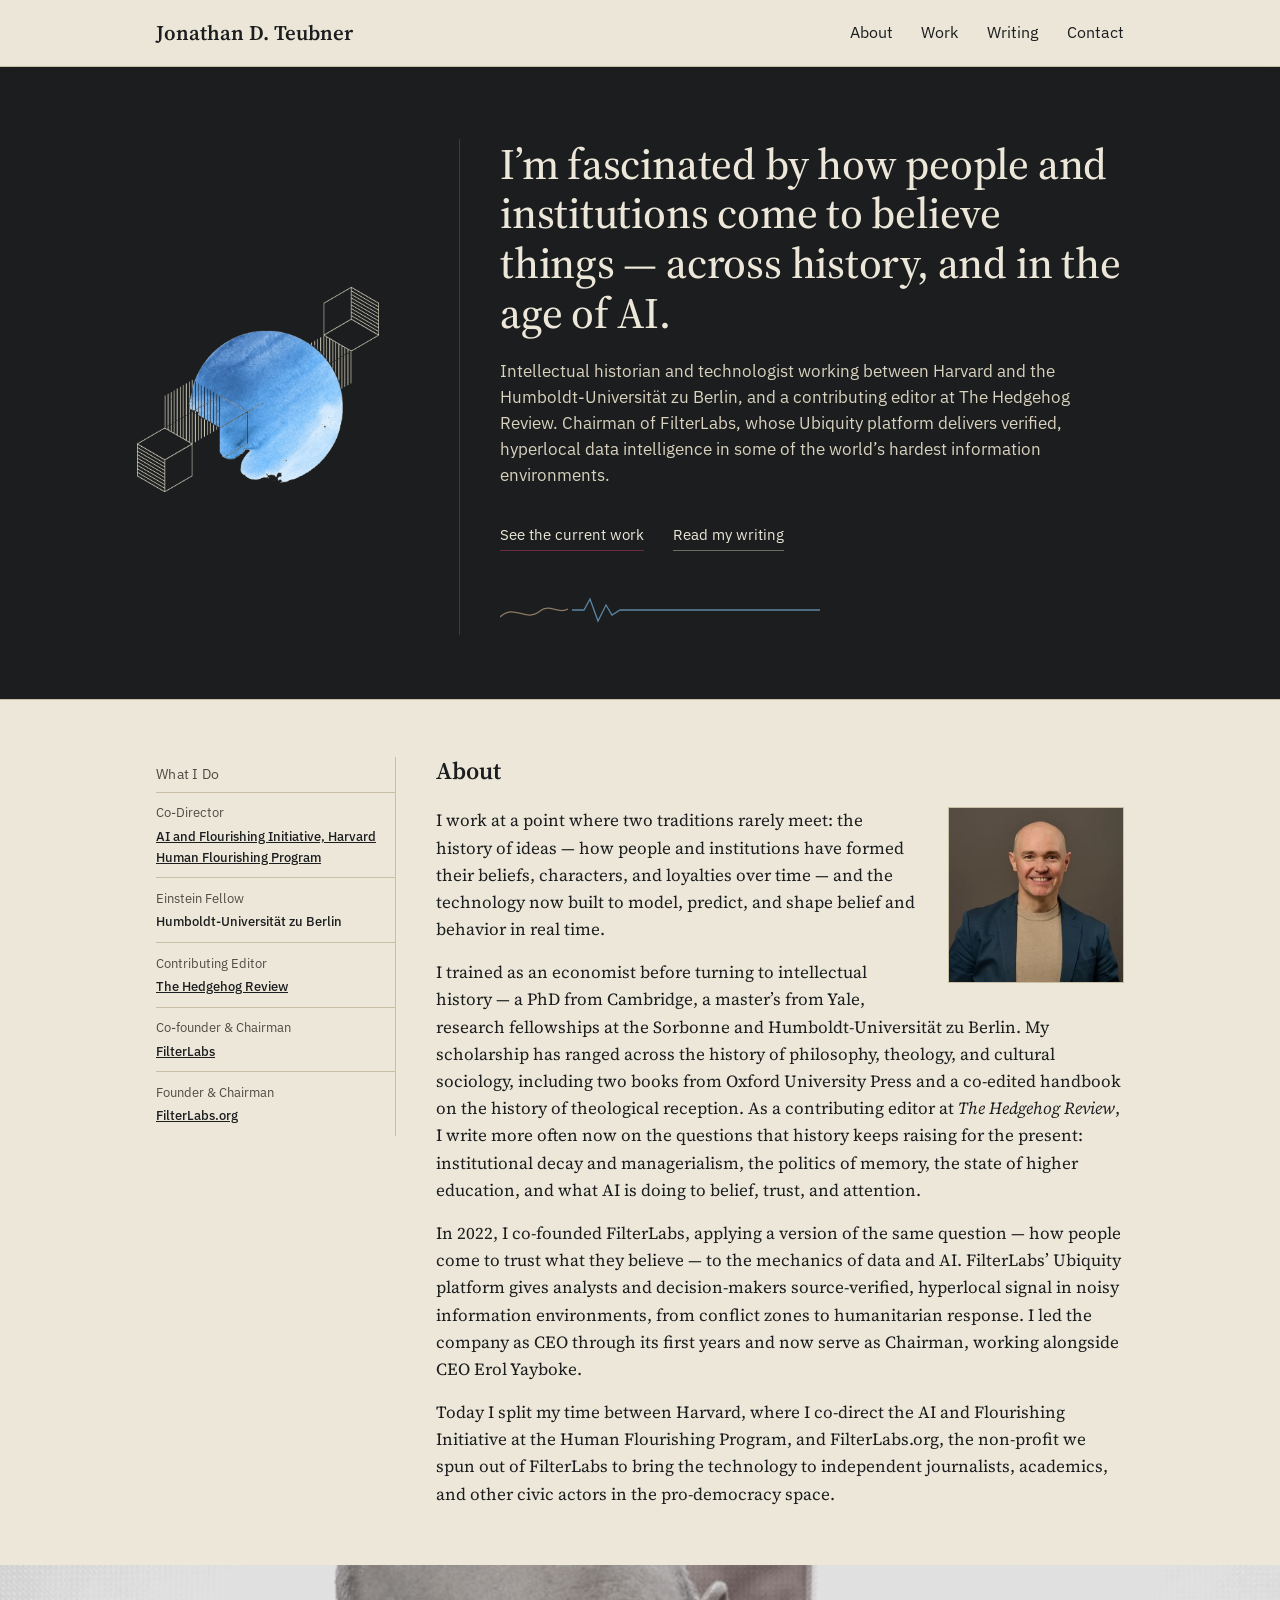
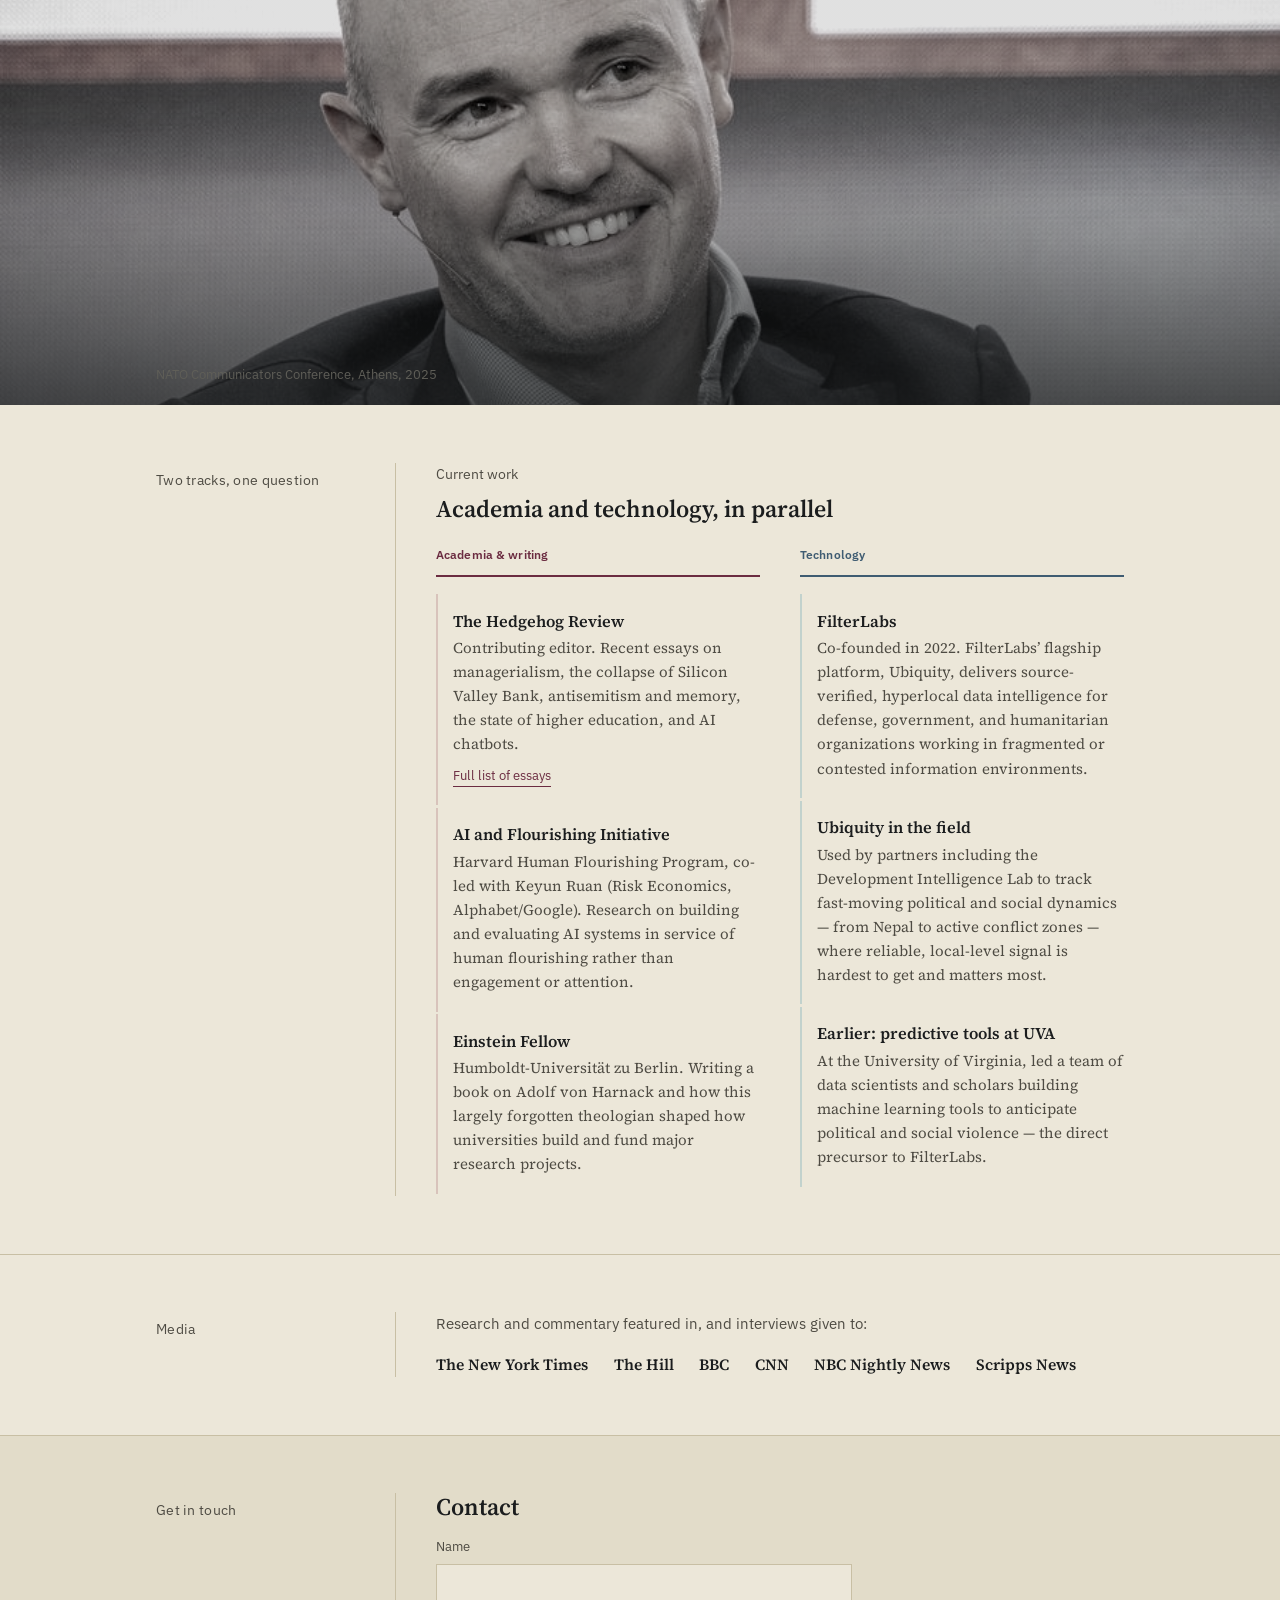
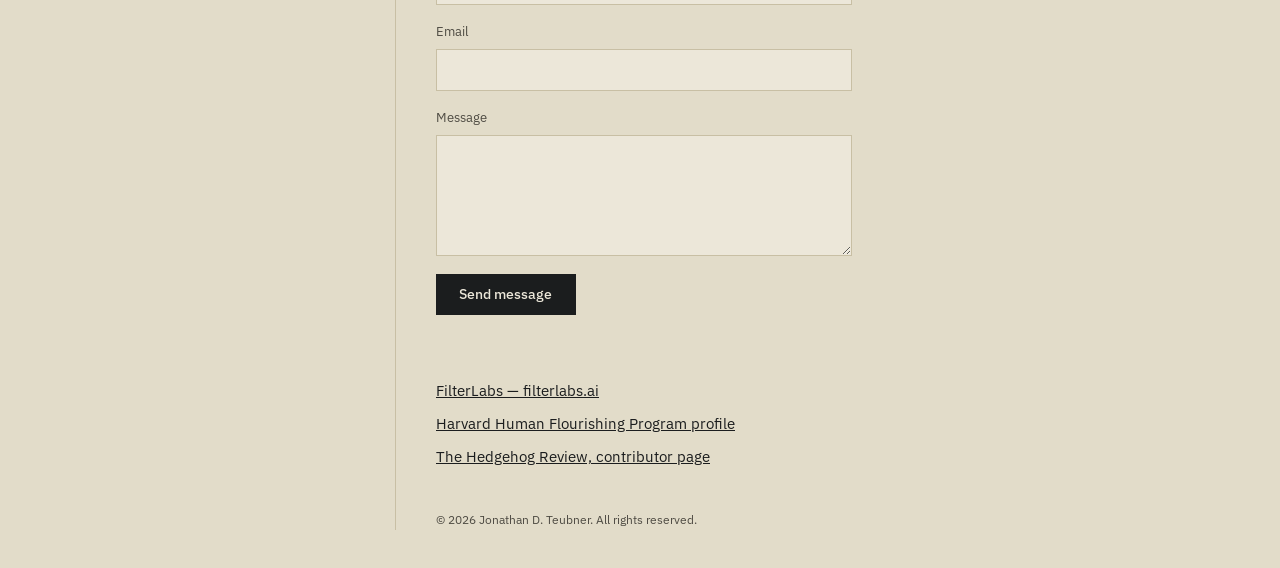
<file: index.html>
<!DOCTYPE html>
<html lang="en">
<head>
<meta charset="UTF-8">
<meta name="viewport" content="width=device-width, initial-scale=1.0">
<title>Jonathan D. Teubner</title>
<meta name="description" content="Jonathan D. Teubner — technologist and intellectual historian at Harvard and Humboldt-Universität zu Berlin, contributing editor at The Hedgehog Review, and Chairman of FilterLabs.">
<meta property="og:type" content="website">
<meta property="og:url" content="https://jonathanteubner.com/">
<meta property="og:site_name" content="Jonathan D. Teubner">
<meta property="og:title" content="Jonathan D. Teubner">
<meta property="og:description" content="Technologist and intellectual historian working between Harvard and Humboldt-Universität zu Berlin, and a contributing editor at The Hedgehog Review. Chairman of FilterLabs.">
<meta property="og:image" content="https://jonathanteubner.com/assets/img/social-card.jpg">
<meta property="og:image:width" content="700">
<meta property="og:image:height" content="590">
<meta name="twitter:card" content="summary_large_image">
<meta name="twitter:title" content="Jonathan D. Teubner">
<meta name="twitter:description" content="Technologist and intellectual historian working between Harvard and Humboldt-Universität zu Berlin, and a contributing editor at The Hedgehog Review. Chairman of FilterLabs.">
<meta name="twitter:image" content="https://jonathanteubner.com/assets/img/social-card.jpg">
<link rel="preconnect" href="https://fonts.googleapis.com">
<link rel="preconnect" href="https://fonts.gstatic.com" crossorigin>
<link href="https://fonts.googleapis.com/css2?family=Source+Serif+4:ital,opsz,wght@0,8..60,400;0,8..60,500;0,8..60,600;0,8..60,700;1,8..60,400;1,8..60,500&family=IBM+Plex+Sans:wght@400;500;600&display=swap" rel="stylesheet">
<link rel="stylesheet" href="assets/site.css">
</head>
<body>

<header class="site-header">
  <div class="nav-row">
    <a class="nav-name" href="#top">Jonathan D. Teubner</a>
    <nav class="links">
      <a href="#about">About</a>
      <a href="#work">Work</a>
      <a href="writing.html">Writing</a>
      <a href="#contact">Contact</a>
    </nav>
  </div>
</header>

<section class="hero" id="top">
  <div class="row">
    <div class="rail rail-dark fade-in">
      <img class="hero-graphic" src="assets/img/hero-graphic.png" alt="" width="700" height="591">
    </div>
    <div class="content">
      <h1 class="fade-in d2">I’m fascinated by how people and institutions come to believe things — across history, and in the age of AI.</h1>
      <p class="sub fade-in d3">Intellectual historian and technologist working between Harvard and the Humboldt-Universität zu Berlin, and a contributing editor at The Hedgehog Review. Chairman of FilterLabs, whose Ubiquity platform delivers verified, hyperlocal data intelligence in some of the world’s hardest information environments.</p>
      <div class="ctas fade-in d3">
        <a class="primary" href="#work">See the current work</a>
        <a href="writing.html">Read my writing</a>
      </div>
      <svg class="signal-svg fade-in d3" width="320" height="34" viewBox="0 0 320 34" fill="none" xmlns="http://www.w3.org/2000/svg" aria-hidden="true">
        <path d="M0 24 C 14 10, 26 30, 40 18 C 50 10, 58 22, 68 16" stroke="#8C7A63" stroke-width="1.3" fill="none"/>
        <path d="M72 17 L84 17 L90 6 L98 28 L106 12 L112 22 L120 17 L320 17" stroke="#5C86A3" stroke-width="1.3" fill="none"/>
      </svg>
    </div>
  </div>
</section>

<section id="about">
  <div class="row">
    <div class="rail rail-sticky">
      <div class="label" style="margin-bottom:0.4rem;">What I Do</div>
      <div class="timeline-item">Co-Director<b><a href="https://hfh.fas.harvard.edu/post/ai-and-flourishing-initiative" target="_blank" rel="noopener">AI and Flourishing Initiative, Harvard Human Flourishing Program</a></b></div>
      <div class="timeline-item">Einstein Fellow<b>Humboldt-Universität zu Berlin</b></div>
      <div class="timeline-item">Contributing Editor<b><a href="https://hedgehogreview.com/" target="_blank" rel="noopener">The Hedgehog Review</a></b></div>
      <div class="timeline-item">Co-founder &amp; Chairman<b><a href="https://filterlabs.ai/" target="_blank" rel="noopener">FilterLabs</a></b></div>
      <div class="timeline-item">Founder &amp; Chairman<b><a href="https://filterlabs.org" target="_blank" rel="noopener">FilterLabs.org</a></b></div>
    </div>
    <div class="content">
      <h2 class="section-title">About</h2>
      <div class="about-portrait">
        <img src="assets/img/headshot.jpg" alt="Portrait of Jonathan Teubner" width="436" height="436">
      </div>
      <p>I work at a point where two traditions rarely meet: the history of ideas — how people and institutions have formed their beliefs, characters, and loyalties over time — and the technology now built to model, predict, and shape belief and behavior in real time.</p>
      <p>I trained as an economist before turning to intellectual history — a PhD from Cambridge, a master’s from Yale, research fellowships at the Sorbonne and Humboldt-Universität zu Berlin. My scholarship has ranged across the history of philosophy, theology, and cultural sociology, including two books from Oxford University Press and a co-edited handbook on the history of theological reception. As a contributing editor at <em>The Hedgehog Review</em>, I write more often now on the questions that history keeps raising for the present: institutional decay and managerialism, the politics of memory, the state of higher education, and what AI is doing to belief, trust, and attention.</p>
      <p>In 2022, I co-founded FilterLabs, applying a version of the same question — how people come to trust what they believe — to the mechanics of data and AI. FilterLabs’ Ubiquity platform gives analysts and decision-makers source-verified, hyperlocal signal in noisy information environments, from conflict zones to humanitarian response. I led the company as CEO through its first years and now serve as Chairman, working alongside CEO Erol Yayboke.</p>
      <p>Today I split my time between Harvard, where I co-direct the AI and Flourishing Initiative at the Human Flourishing Program, and FilterLabs.org, the non-profit we spun out of FilterLabs to bring the technology to independent journalists, academics, and other civic actors in the pro-democracy space.</p>
    </div>
  </div>
</section>

<div class="photo-banner">
  <img src="assets/img/action.jpg" alt="Jonathan Teubner speaking on a panel at a NATO conference" loading="lazy">
  <div class="photo-caption">NATO Communicators Conference, Athens, 2025</div>
</div>

<section id="work">
  <div class="row">
    <div class="rail"><div class="label">Two tracks, one question</div></div>
    <div class="content" style="max-width:none;">
      <div class="eyebrow">Current work</div>
      <h2 class="section-title">Academia and technology, in parallel</h2>
      <div class="tracks">
        <div class="track-academia">
          <div class="track-heading">Academia &amp; writing</div>
          <div class="item">
            <h3>The Hedgehog Review</h3>
            <p>Contributing editor. Recent essays on managerialism, the collapse of Silicon Valley Bank, antisemitism and memory, the state of higher education, and AI chatbots.</p>
            <a class="item-link" href="writing.html">Full list of essays</a>
          </div>
          <div class="item">
            <h3>AI and Flourishing Initiative</h3>
            <p>Harvard Human Flourishing Program, co-led with Keyun Ruan (Risk Economics, Alphabet/Google). Research on building and evaluating AI systems in service of human flourishing rather than engagement or attention.</p>
          </div>
          <div class="item">
            <h3>Einstein Fellow</h3>
            <p>Humboldt-Universität zu Berlin. Writing a book on Adolf von Harnack and how this largely forgotten theologian shaped how universities build and fund major research projects.</p>
          </div>
        </div>
        <div class="track-tech">
          <div class="track-heading">Technology</div>
          <div class="item">
            <h3>FilterLabs</h3>
            <p>Co-founded in 2022. FilterLabs’ flagship platform, Ubiquity, delivers source-verified, hyperlocal data intelligence for defense, government, and humanitarian organizations working in fragmented or contested information environments.</p>
          </div>
          <div class="item">
            <h3>Ubiquity in the field</h3>
            <p>Used by partners including the Development Intelligence Lab to track fast-moving political and social dynamics — from Nepal to active conflict zones — where reliable, local-level signal is hardest to get and matters most.</p>
          </div>
          <div class="item">
            <h3>Earlier: predictive tools at UVA</h3>
            <p>At the University of Virginia, led a team of data scientists and scholars building machine learning tools to anticipate political and social violence — the direct precursor to FilterLabs.</p>
          </div>
        </div>
      </div>
    </div>
  </div>
</section>

<section id="press">
  <div class="row">
    <div class="rail"><div class="label">Media</div></div>
    <div class="content" style="max-width:none;">
      <p class="press-line">Research and commentary featured in, and interviews given to:</p>
      <div class="press-marks">
        <span>The New York Times</span><span>The Hill</span><span>BBC</span><span>CNN</span><span>NBC Nightly News</span><span>Scripps News</span>
      </div>
    </div>
  </div>
</section>

<footer id="contact">
  <div class="row">
    <div class="rail"><div class="label">Get in touch</div></div>
    <div class="content" style="max-width:none;">
      <h2 class="section-title" style="margin-bottom:1rem;">Contact</h2>

      <form name="contact" method="POST" data-netlify="true" netlify-honeypot="bot-field" class="contact-form" id="contact-form">
        <input type="hidden" name="form-name" value="contact">
        <p hidden><label>Don’t fill this out: <input name="bot-field"></label></p>

        <div class="form-row">
          <label for="cf-name">Name</label>
          <input type="text" id="cf-name" name="name" required>
        </div>
        <div class="form-row">
          <label for="cf-email">Email</label>
          <input type="email" id="cf-email" name="email" required>
        </div>
        <div class="form-row">
          <label for="cf-message">Message</label>
          <textarea id="cf-message" name="message" rows="5" required></textarea>
        </div>
        <button type="submit" class="form-submit">Send message</button>
        <p class="form-status" id="cf-status" role="status" aria-live="polite"></p>
      </form>

      <ul class="contact-list" style="margin-top:2.2rem;">
        <li><a href="https://filterlabs.ai" target="_blank" rel="noopener">FilterLabs — filterlabs.ai</a></li>
        <li><a href="https://hfh.fas.harvard.edu/team/jonathan-teubner" target="_blank" rel="noopener">Harvard Human Flourishing Program profile</a></li>
        <li><a href="https://hedgehogreview.com/contributors/jonathan-d-teubner" target="_blank" rel="noopener">The Hedgehog Review, contributor page</a></li>
      </ul>
      <p class="fineprint">© 2026 Jonathan D. Teubner. All rights reserved.</p>
    </div>
  </div>
</footer>

<script>
(function(){
  var form = document.getElementById('contact-form');
  if(!form) return;
  var status = document.getElementById('cf-status');
  function encode(data){
    return Object.keys(data).map(function(k){
      return encodeURIComponent(k) + "=" + encodeURIComponent(data[k]);
    }).join("&");
  }
  form.addEventListener('submit', function(e){
    e.preventDefault();
    var payload = {};
    new FormData(form).forEach(function(value, key){ payload[key] = value; });
    status.textContent = 'Sending…';
    status.className = 'form-status';
    fetch('/', {
      method: 'POST',
      headers: { 'Content-Type': 'application/x-www-form-urlencoded' },
      body: encode(payload)
    }).then(function(){
      status.textContent = 'Thanks — your message has been sent.';
      status.className = 'form-status success';
      form.reset();
    }).catch(function(){
      status.textContent = 'Something went wrong — please try again.';
      status.className = 'form-status error';
    });
  });
})();
</script>

</body>
</html>
</file>
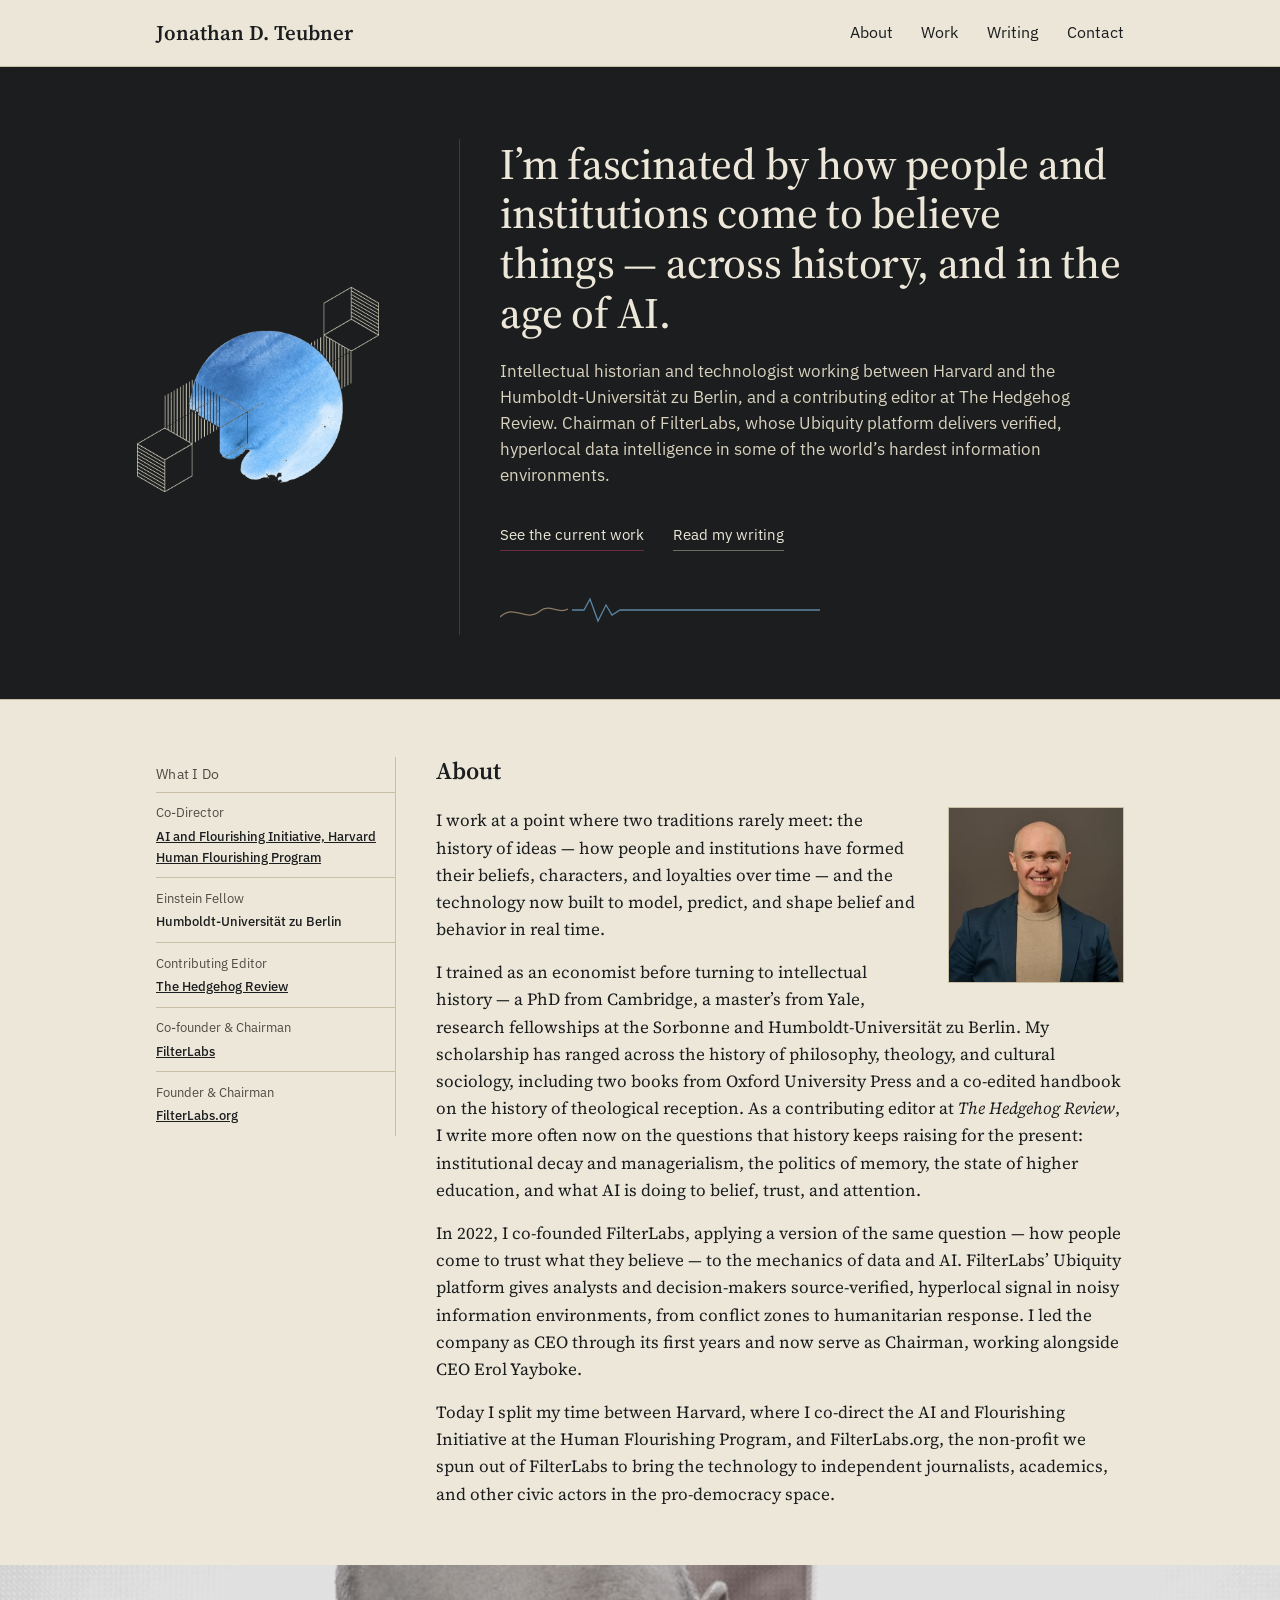
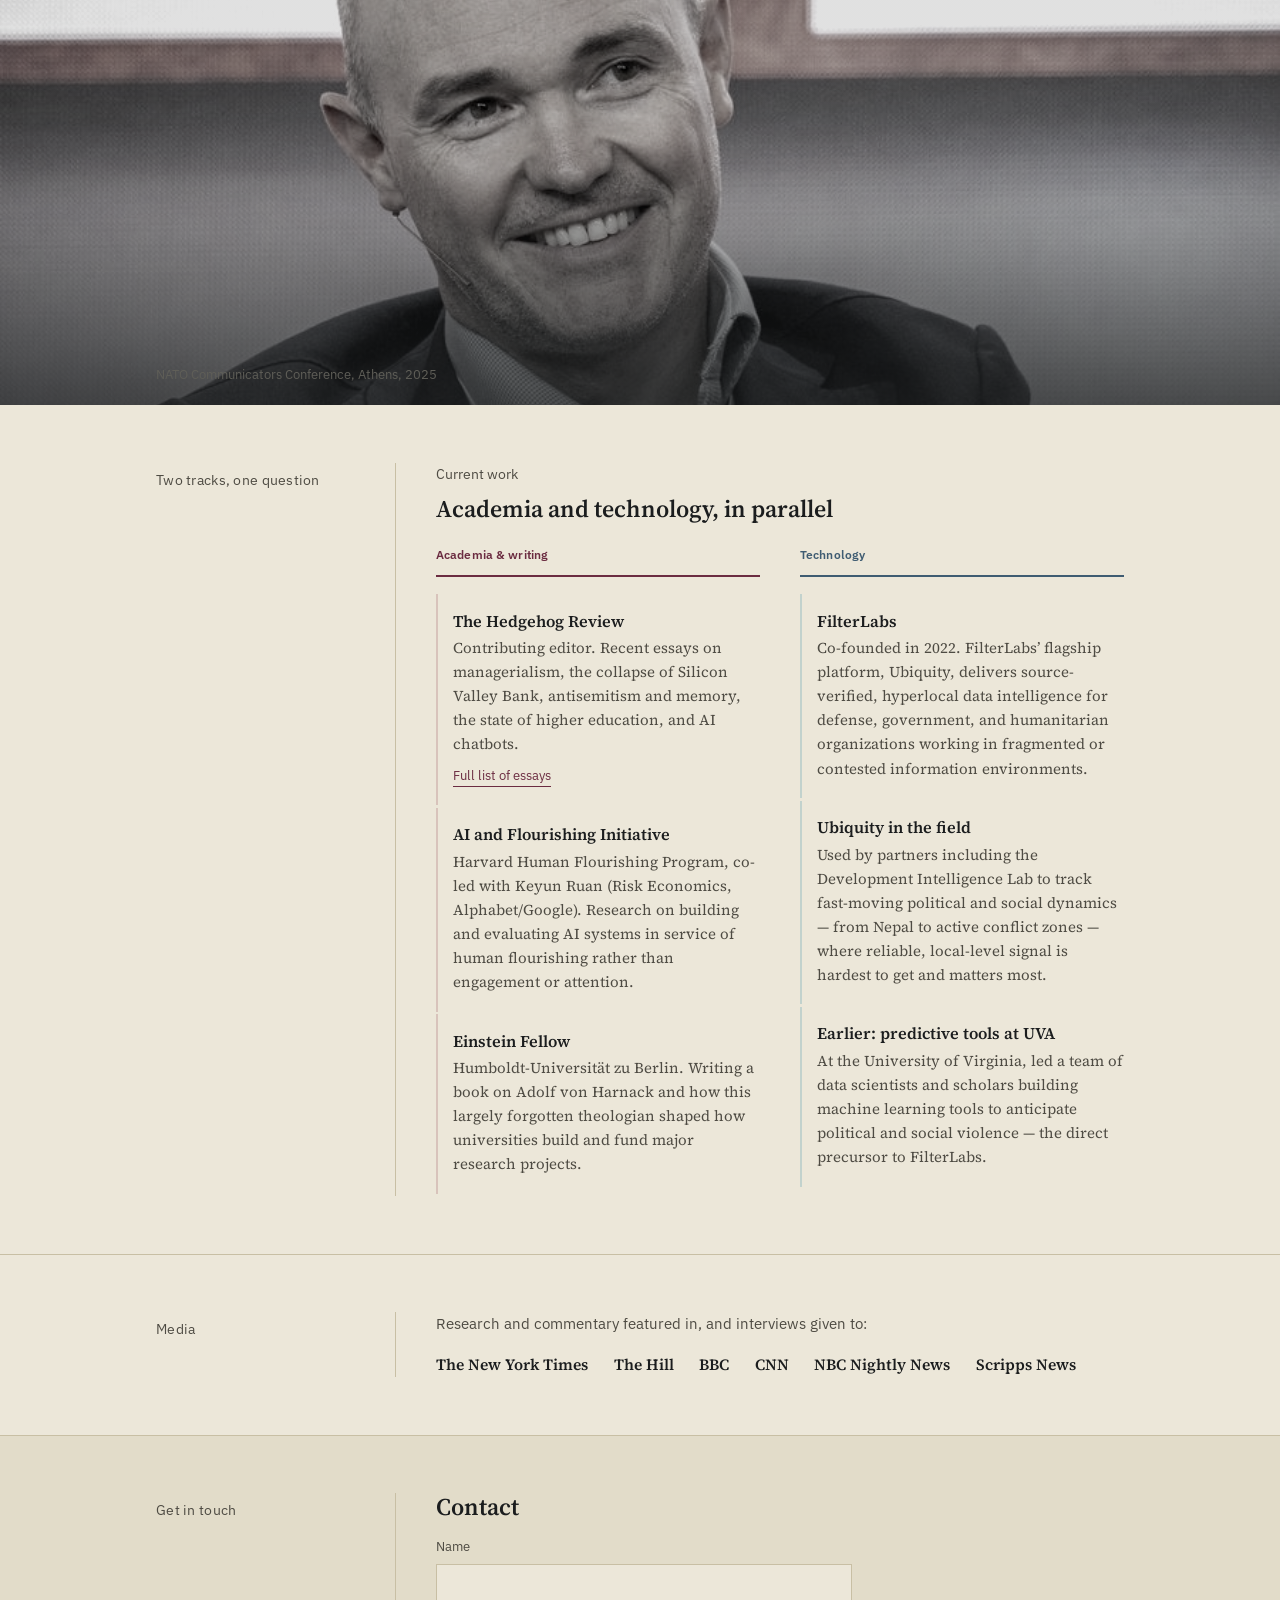
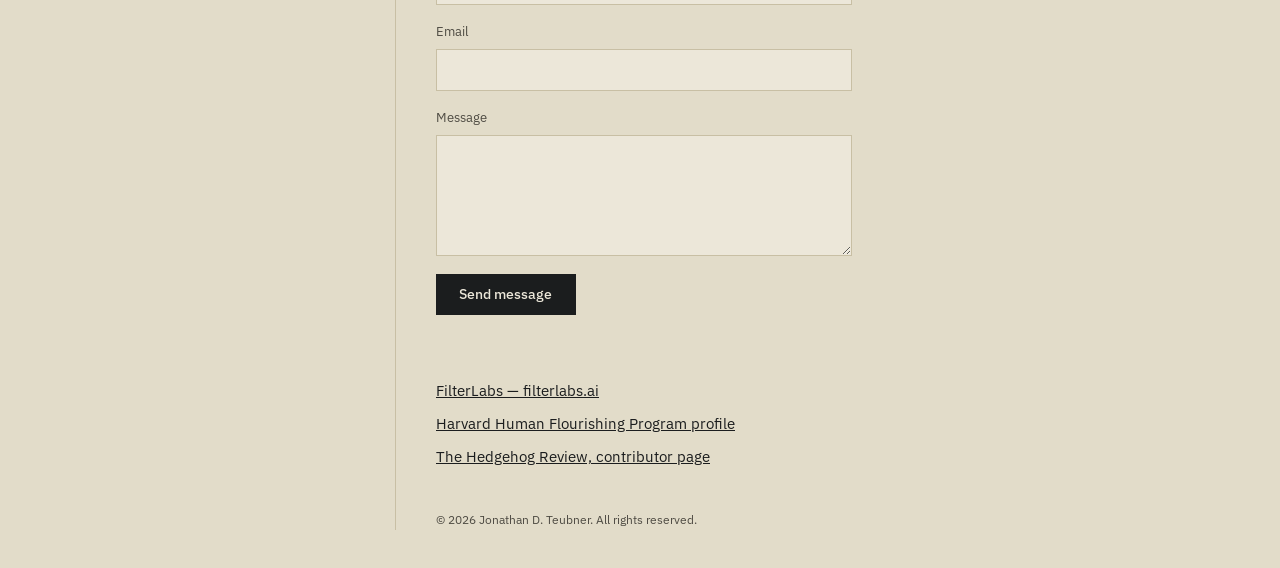
<file: index (1).html>
<!DOCTYPE html>
<html lang="en">
<head>
<meta charset="UTF-8">
<meta name="viewport" content="width=device-width, initial-scale=1.0">
<title>Jonathan D. Teubner</title>
<meta name="description" content="Jonathan D. Teubner — technologist and intellectual historian at Harvard and Humboldt-Universität zu Berlin, contributing editor at The Hedgehog Review, and Chairman of FilterLabs.">
<link rel="preconnect" href="https://fonts.googleapis.com">
<link rel="preconnect" href="https://fonts.gstatic.com" crossorigin>
<link href="https://fonts.googleapis.com/css2?family=Source+Serif+4:ital,opsz,wght@0,8..60,400;0,8..60,500;0,8..60,600;0,8..60,700;1,8..60,400;1,8..60,500&family=IBM+Plex+Sans:wght@400;500;600&display=swap" rel="stylesheet">
<link rel="stylesheet" href="assets/site.css">
</head>
<body>

<header class="site-header">
  <div class="nav-row">
    <a class="nav-name" href="#top">Jonathan D. Teubner</a>
    <nav class="links">
      <a href="#about">About</a>
      <a href="#work">Work</a>
      <a href="writing.html">Writing</a>
      <a href="#contact">Contact</a>
    </nav>
  </div>
</header>

<section class="hero" id="top">
  <div class="row">
    <div class="rail rail-dark fade-in">
      <img class="hero-graphic" src="assets/img/hero-graphic.png" alt="" width="700" height="591">
    </div>
    <div class="content">
      <h1 class="fade-in d2">I’m fascinated by how people and institutions come to believe things — across history, and in the age of AI.</h1>
      <p class="sub fade-in d3">Intellectual historian and technologist working between Harvard and the Humboldt-Universität zu Berlin, and a contributing editor at The Hedgehog Review. Chairman of FilterLabs, whose Ubiquity platform delivers verified, hyperlocal data intelligence in some of the world’s hardest information environments.</p>
      <div class="ctas fade-in d3">
        <a class="primary" href="#work">See the current work</a>
        <a href="writing.html">Read my writing</a>
      </div>
      <svg class="signal-svg fade-in d3" width="320" height="34" viewBox="0 0 320 34" fill="none" xmlns="http://www.w3.org/2000/svg" aria-hidden="true">
        <path d="M0 24 C 14 10, 26 30, 40 18 C 50 10, 58 22, 68 16" stroke="#8C7A63" stroke-width="1.3" fill="none"/>
        <path d="M72 17 L84 17 L90 6 L98 28 L106 12 L112 22 L120 17 L320 17" stroke="#5C86A3" stroke-width="1.3" fill="none"/>
      </svg>
    </div>
  </div>
</section>

<section id="about">
  <div class="row">
    <div class="rail rail-sticky">
      <div class="label" style="margin-bottom:0.4rem;">What I Do</div>
      <div class="timeline-item">Co-Director<b><a href="https://hfh.fas.harvard.edu/post/ai-and-flourishing-initiative" target="_blank" rel="noopener">AI and Flourishing Initiative, Harvard Human Flourishing Program</a></b></div>
      <div class="timeline-item">Einstein Fellow<b>Humboldt-Universität zu Berlin</b></div>
      <div class="timeline-item">Contributing Editor<b><a href="https://hedgehogreview.com/" target="_blank" rel="noopener">The Hedgehog Review</a></b></div>
      <div class="timeline-item">Co-founder &amp; Chairman<b><a href="https://filterlabs.ai/" target="_blank" rel="noopener">FilterLabs</a></b></div>
      <div class="timeline-item">Founder &amp; Chairman<b><a href="https://filterlabs.org" target="_blank" rel="noopener">FilterLabs.org</a></b></div>
    </div>
    <div class="content">
      <h2 class="section-title">About</h2>
      <div class="about-portrait">
        <img src="assets/img/headshot.jpg" alt="Portrait of Jonathan Teubner" width="436" height="436">
      </div>
      <p>I work at a point where two traditions rarely meet: the history of ideas — how people and institutions have formed their beliefs, characters, and loyalties over time — and the technology now built to model, predict, and shape belief and behavior in real time.</p>
      <p>I trained as an economist before turning to intellectual history — a PhD from Cambridge, a master’s from Yale, research fellowships at the Sorbonne and Humboldt-Universität zu Berlin. My scholarship has ranged across the history of philosophy, theology, and cultural sociology, including two books from Oxford University Press and a co-edited handbook on the history of theological reception. As a contributing editor at <em>The Hedgehog Review</em>, I write more often now on the questions that history keeps raising for the present: institutional decay and managerialism, the politics of memory, the state of higher education, and what AI is doing to belief, trust, and attention.</p>
      <p>In 2022, I co-founded FilterLabs, applying a version of the same question — how people come to trust what they believe — to the mechanics of data and AI. FilterLabs’ Ubiquity platform gives analysts and decision-makers source-verified, hyperlocal signal in noisy information environments, from conflict zones to humanitarian response. I led the company as CEO through its first years and now serve as Chairman, working alongside CEO Erol Yayboke.</p>
      <p>Today I split my time between Harvard, where I co-direct the AI and Flourishing Initiative at the Human Flourishing Program, and FilterLabs.org, the non-profit we spun out of FilterLabs to bring the technology to independent journalists, academics, and other civic actors in the pro-democracy space.</p>
    </div>
  </div>
</section>

<div class="photo-banner">
  <img src="assets/img/action.jpg" alt="Jonathan Teubner speaking on a panel at a NATO conference" loading="lazy">
  <div class="photo-caption">NATO Communicators Conference, Athens, 2025</div>
</div>

<section id="work">
  <div class="row">
    <div class="rail"><div class="label">Two tracks, one question</div></div>
    <div class="content" style="max-width:none;">
      <div class="eyebrow">Current work</div>
      <h2 class="section-title">Academia and technology, in parallel</h2>
      <div class="tracks">
        <div class="track-academia">
          <div class="track-heading">Academia &amp; writing</div>
          <div class="item">
            <h3>The Hedgehog Review</h3>
            <p>Contributing editor. Recent essays on managerialism, the collapse of Silicon Valley Bank, antisemitism and memory, the state of higher education, and AI chatbots.</p>
            <a class="item-link" href="writing.html">Full list of essays</a>
          </div>
          <div class="item">
            <h3>AI and Flourishing Initiative</h3>
            <p>Harvard Human Flourishing Program, co-led with Keyun Ruan (Risk Economics, Alphabet/Google). Research on building and evaluating AI systems in service of human flourishing rather than engagement or attention.</p>
          </div>
          <div class="item">
            <h3>Einstein Fellow</h3>
            <p>Humboldt-Universität zu Berlin. Writing a book on Adolf von Harnack and how this largely forgotten theologian shaped how universities build and fund major research projects.</p>
          </div>
        </div>
        <div class="track-tech">
          <div class="track-heading">Technology</div>
          <div class="item">
            <h3>FilterLabs</h3>
            <p>Co-founded in 2022. FilterLabs’ flagship platform, Ubiquity, delivers source-verified, hyperlocal data intelligence for defense, government, and humanitarian organizations working in fragmented or contested information environments.</p>
          </div>
          <div class="item">
            <h3>Ubiquity in the field</h3>
            <p>Used by partners including the Development Intelligence Lab to track fast-moving political and social dynamics — from Nepal to active conflict zones — where reliable, local-level signal is hardest to get and matters most.</p>
          </div>
          <div class="item">
            <h3>Earlier: predictive tools at UVA</h3>
            <p>At the University of Virginia, led a team of data scientists and scholars building machine learning tools to anticipate political and social violence — the direct precursor to FilterLabs.</p>
          </div>
        </div>
      </div>
    </div>
  </div>
</section>

<section id="press">
  <div class="row">
    <div class="rail"><div class="label">Media</div></div>
    <div class="content" style="max-width:none;">
      <p class="press-line">Research and commentary featured in, and interviews given to:</p>
      <div class="press-marks">
        <span>The New York Times</span><span>The Hill</span><span>BBC</span><span>CNN</span><span>NBC Nightly News</span><span>Scripps News</span>
      </div>
    </div>
  </div>
</section>

<footer id="contact">
  <div class="row">
    <div class="rail"><div class="label">Get in touch</div></div>
    <div class="content" style="max-width:none;">
      <h2 class="section-title" style="margin-bottom:1rem;">Contact</h2>

      <form name="contact" method="POST" data-netlify="true" netlify-honeypot="bot-field" class="contact-form" id="contact-form">
        <input type="hidden" name="form-name" value="contact">
        <p hidden><label>Don’t fill this out: <input name="bot-field"></label></p>

        <div class="form-row">
          <label for="cf-name">Name</label>
          <input type="text" id="cf-name" name="name" required>
        </div>
        <div class="form-row">
          <label for="cf-email">Email</label>
          <input type="email" id="cf-email" name="email" required>
        </div>
        <div class="form-row">
          <label for="cf-message">Message</label>
          <textarea id="cf-message" name="message" rows="5" required></textarea>
        </div>
        <button type="submit" class="form-submit">Send message</button>
        <p class="form-status" id="cf-status" role="status" aria-live="polite"></p>
      </form>

      <ul class="contact-list" style="margin-top:2.2rem;">
        <li><a href="https://filterlabs.ai" target="_blank" rel="noopener">FilterLabs — filterlabs.ai</a></li>
        <li><a href="https://hfh.fas.harvard.edu/team/jonathan-teubner" target="_blank" rel="noopener">Harvard Human Flourishing Program profile</a></li>
        <li><a href="https://hedgehogreview.com/contributors/jonathan-d-teubner" target="_blank" rel="noopener">The Hedgehog Review, contributor page</a></li>
      </ul>
      <p class="fineprint">© 2026 Jonathan D. Teubner. All rights reserved.</p>
    </div>
  </div>
</footer>

<script>
(function(){
  var form = document.getElementById('contact-form');
  if(!form) return;
  var status = document.getElementById('cf-status');
  function encode(data){
    return Object.keys(data).map(function(k){
      return encodeURIComponent(k) + "=" + encodeURIComponent(data[k]);
    }).join("&");
  }
  form.addEventListener('submit', function(e){
    e.preventDefault();
    var payload = {};
    new FormData(form).forEach(function(value, key){ payload[key] = value; });
    status.textContent = 'Sending…';
    status.className = 'form-status';
    fetch('/', {
      method: 'POST',
      headers: { 'Content-Type': 'application/x-www-form-urlencoded' },
      body: encode(payload)
    }).then(function(){
      status.textContent = 'Thanks — your message has been sent.';
      status.className = 'form-status success';
      form.reset();
    }).catch(function(){
      status.textContent = 'Something went wrong — please try again.';
      status.className = 'form-status error';
    });
  });
})();
</script>

</body>
</html>
</file>
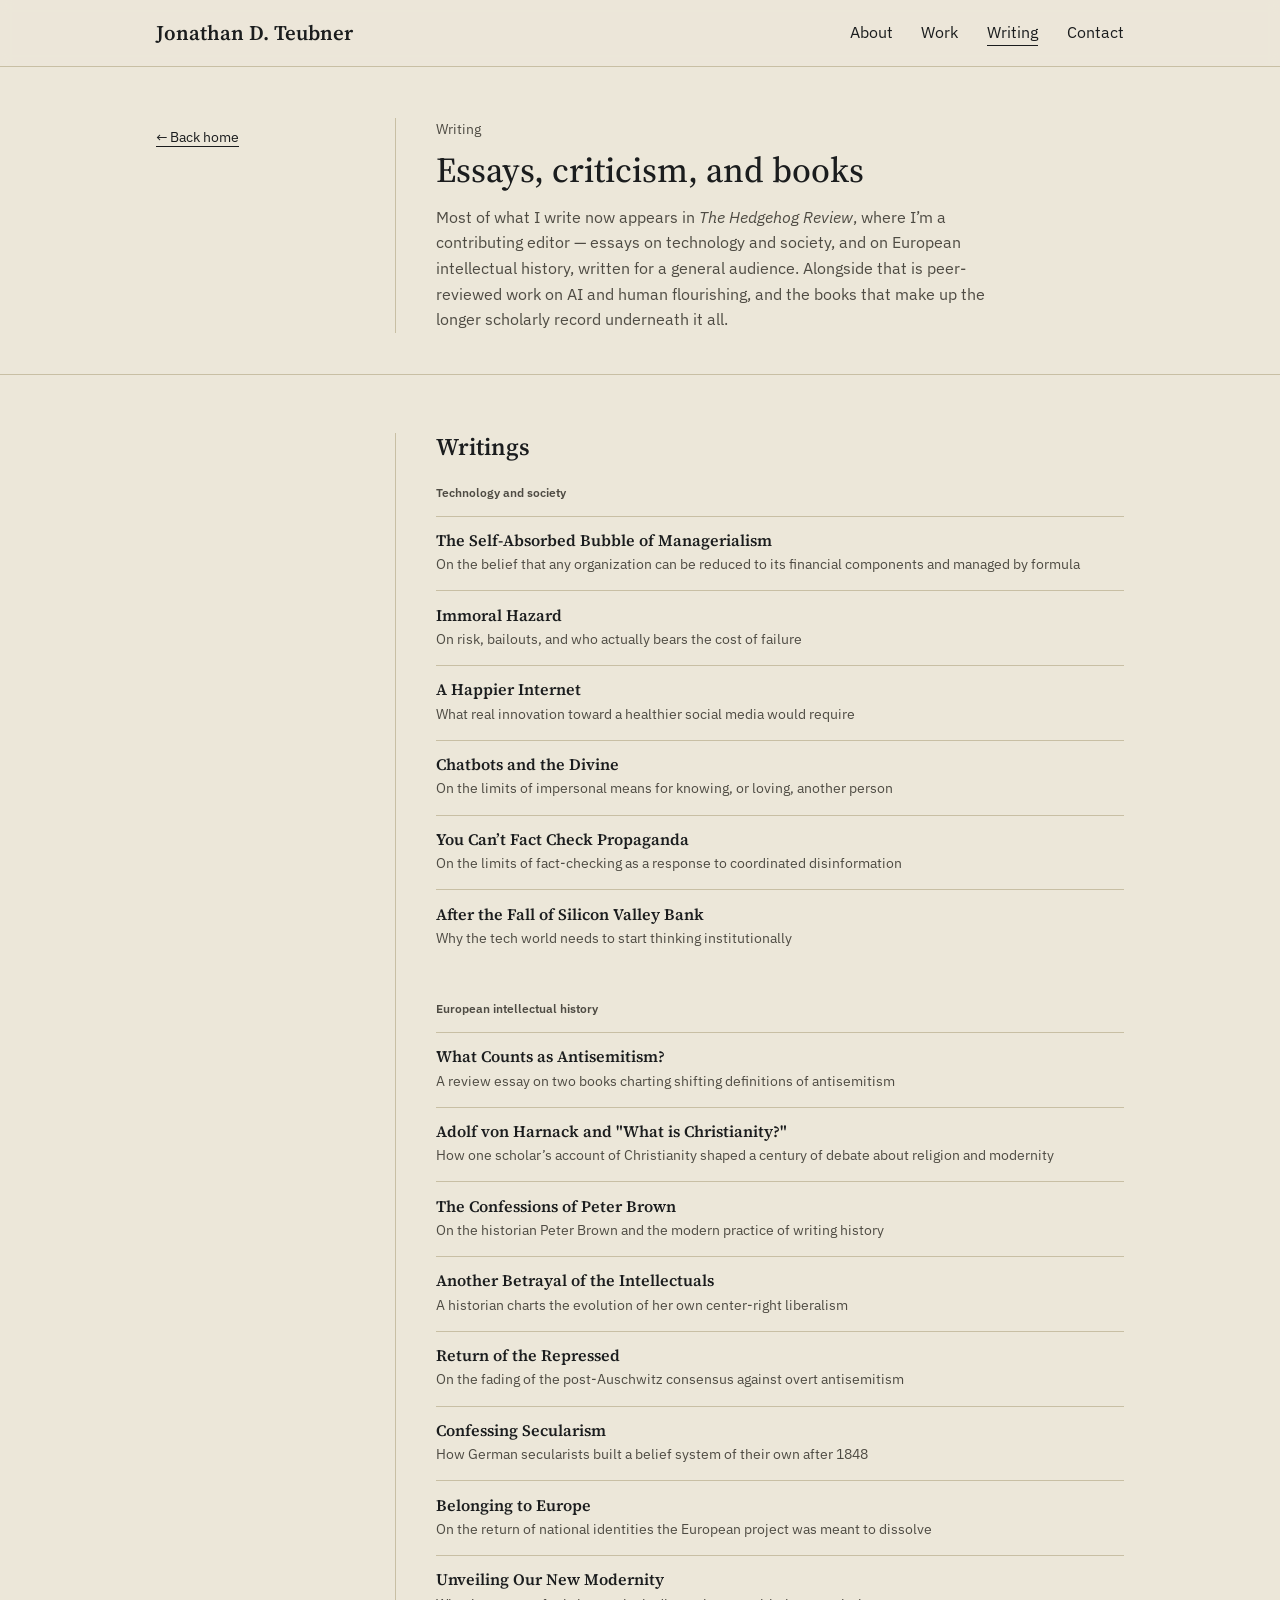
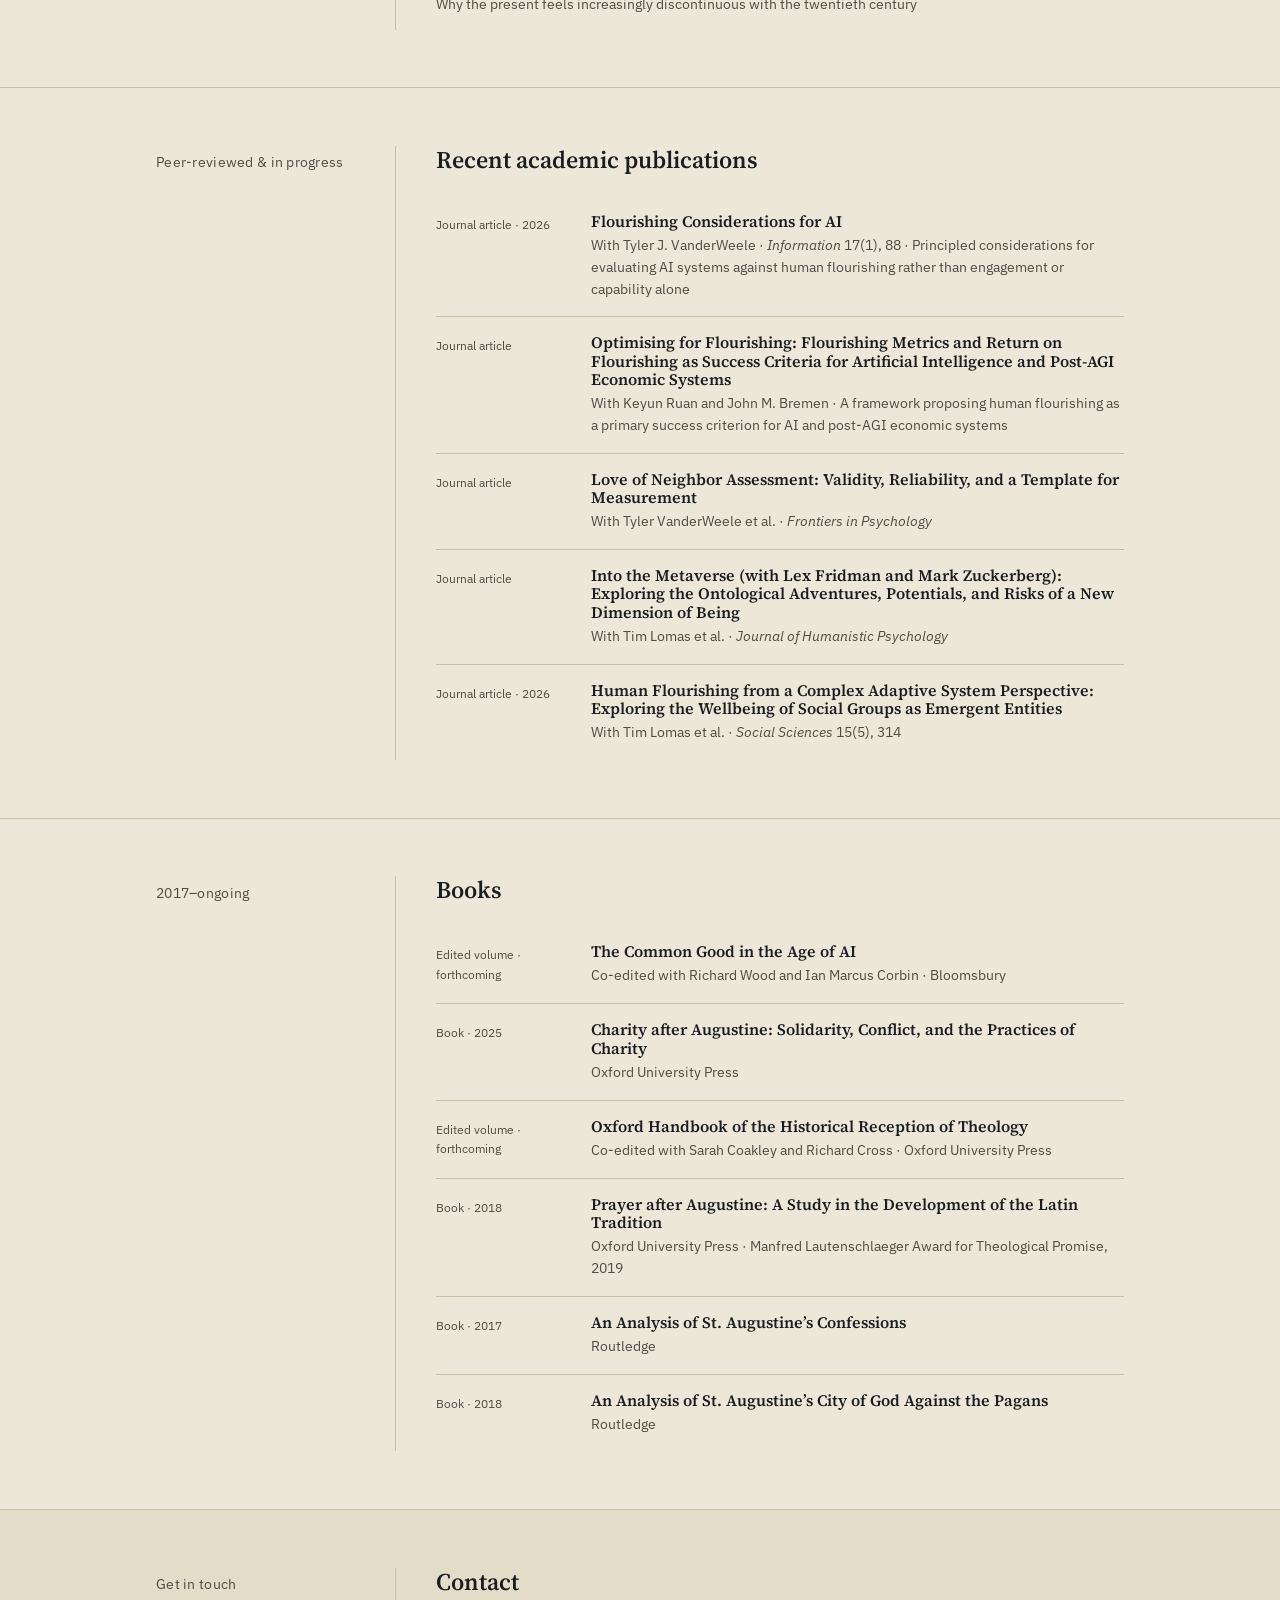
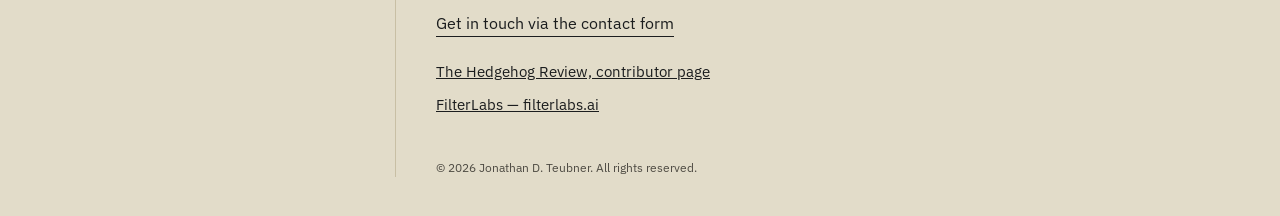
<file: writing.html>
<!DOCTYPE html>
<html lang="en">
<head>
<meta charset="UTF-8">
<meta name="viewport" content="width=device-width, initial-scale=1.0">
<title>Writing — Jonathan D. Teubner</title>
<meta name="description" content="Essays, criticism, academic publications, and books by Jonathan D. Teubner.">
<meta property="og:type" content="website">
<meta property="og:url" content="https://jonathanteubner.com/writing.html">
<meta property="og:site_name" content="Jonathan D. Teubner">
<meta property="og:title" content="Writing — Jonathan D. Teubner">
<meta property="og:description" content="Essays, criticism, academic publications, and books by Jonathan D. Teubner.">
<meta property="og:image" content="https://jonathanteubner.com/assets/img/social-card.jpg">
<meta property="og:image:width" content="700">
<meta property="og:image:height" content="590">
<meta name="twitter:card" content="summary_large_image">
<meta name="twitter:title" content="Writing — Jonathan D. Teubner">
<meta name="twitter:description" content="Essays, criticism, academic publications, and books by Jonathan D. Teubner.">
<meta name="twitter:image" content="https://jonathanteubner.com/assets/img/social-card.jpg">
<link rel="preconnect" href="https://fonts.googleapis.com">
<link rel="preconnect" href="https://fonts.gstatic.com" crossorigin>
<link href="https://fonts.googleapis.com/css2?family=Source+Serif+4:ital,opsz,wght@0,8..60,400;0,8..60,500;0,8..60,600;0,8..60,700;1,8..60,400;1,8..60,500&family=IBM+Plex+Sans:wght@400;500;600&display=swap" rel="stylesheet">
<link rel="stylesheet" href="assets/site.css">
</head>
<body>

<header class="site-header">
  <div class="nav-row">
    <a class="nav-name" href="index.html">Jonathan D. Teubner</a>
    <nav class="links">
      <a href="index.html#about">About</a>
      <a href="index.html#work">Work</a>
      <a href="writing.html" class="current">Writing</a>
      <a href="index.html#contact">Contact</a>
    </nav>
  </div>
</header>

<div class="page-header">
  <div class="row">
    <div class="rail"><a class="back-link" href="index.html">&larr; Back home</a></div>
    <div class="content" style="max-width:none;">
      <div class="eyebrow">Writing</div>
      <h1>Essays, criticism, and books</h1>
      <p class="sub">Most of what I write now appears in <em>The Hedgehog Review</em>, where I’m a contributing editor — essays on technology and society, and on European intellectual history, written for a general audience. Alongside that is peer-reviewed work on AI and human flourishing, and the books that make up the longer scholarly record underneath it all.</p>
    </div>
  </div>
</div>

<section id="writings">
  <div class="row">
    <div class="rail"></div>
    <div class="content" style="max-width:none;">
      <h2 class="section-title">Writings</h2>

      <div class="pub-group">
        <div class="pub-group-title">Technology and society</div>

        <div class="pub-simple">
          <h3><a href="https://hedgehogreview.com/issues/lessons-of-babel/articles/the-self-absorbed-bubble-of-managerialism" target="_blank" rel="noopener">The Self-Absorbed Bubble of Managerialism</a></h3>
          <div class="meta">On the belief that any organization can be reduced to its financial components and managed by formula</div>
        </div>
        <div class="pub-simple">
          <h3><a href="https://hedgehogreview.com/issues/theological-variations/articles/immoral-hazard" target="_blank" rel="noopener">Immoral Hazard</a></h3>
          <div class="meta">On risk, bailouts, and who actually bears the cost of failure</div>
        </div>
        <div class="pub-simple">
          <h3><a href="https://hedgehogreview.com/issues/hope-itself/articles/a-happier-internet" target="_blank" rel="noopener">A Happier Internet</a></h3>
          <div class="meta">What real innovation toward a healthier social media would require</div>
        </div>
        <div class="pub-simple">
          <h3><a href="https://hedgehogreview.com/web-features/thr/posts/chatbots-and-the-divine" target="_blank" rel="noopener">Chatbots and the Divine</a></h3>
          <div class="meta">On the limits of impersonal means for knowing, or loving, another person</div>
        </div>
        <div class="pub-simple">
          <h3><a href="https://hedgehogreview.com/web-features/thr/posts/you-cant-fact-check-propaganda" target="_blank" rel="noopener">You Can’t Fact Check Propaganda</a></h3>
          <div class="meta">On the limits of fact-checking as a response to coordinated disinformation</div>
        </div>
        <div class="pub-simple">
          <h3><a href="https://hedgehogreview.com/web-features/thr/posts/after-the-fall-of-silicon-valley-bank" target="_blank" rel="noopener">After the Fall of Silicon Valley Bank</a></h3>
          <div class="meta">Why the tech world needs to start thinking institutionally</div>
        </div>
      </div>

      <div class="pub-group">
        <div class="pub-group-title">European intellectual history</div>

        <div class="pub-simple">
          <h3><a href="https://hedgehogreview.com/issues/the-fading-promise-of-higher-education/articles/what-counts-as-antisemitism" target="_blank" rel="noopener">What Counts as Antisemitism?</a></h3>
          <div class="meta">A review essay on two books charting shifting definitions of antisemitism</div>
        </div>
        <div class="pub-simple">
          <h3><a href="https://hedgehogreview.com/issues/humanism-in-a-posthumanist-age/articles/adolf-von-harnack-and-what-is-christianity" target="_blank" rel="noopener">Adolf von Harnack and "What is Christianity?"</a></h3>
          <div class="meta">How one scholar’s account of Christianity shaped a century of debate about religion and modernity</div>
        </div>
        <div class="pub-simple">
          <h3><a href="https://hedgehogreview.com/issues/missing-character/articles/the-confessions-of-peter-brown" target="_blank" rel="noopener">The Confessions of Peter Brown</a></h3>
          <div class="meta">On the historian Peter Brown and the modern practice of writing history</div>
        </div>
        <div class="pub-simple">
          <h3><a href="https://hedgehogreview.com/issues/america-on-the-brink/articles/another-betrayal-of-the-intellectuals" target="_blank" rel="noopener">Another Betrayal of the Intellectuals</a></h3>
          <div class="meta">A historian charts the evolution of her own center-right liberalism</div>
        </div>
        <div class="pub-simple">
          <h3><a href="https://hedgehogreview.com/issues/animals-and-us/articles/return-of-the-repressed" target="_blank" rel="noopener">Return of the Repressed</a></h3>
          <div class="meta">On the fading of the post-Auschwitz consensus against overt antisemitism</div>
        </div>
        <div class="pub-simple">
          <h3><a href="https://hedgehogreview.com/issues/identitieswhat-are-they-good-for/articles/confessing-secularism" target="_blank" rel="noopener">Confessing Secularism</a></h3>
          <div class="meta">How German secularists built a belief system of their own after 1848</div>
        </div>
        <div class="pub-simple">
          <h3><a href="https://hedgehogreview.com/issues/the-human-and-the-digital/articles/belonging-to-europe" target="_blank" rel="noopener">Belonging to Europe</a></h3>
          <div class="meta">On the return of national identities the European project was meant to dissolve</div>
        </div>
        <div class="pub-simple">
          <h3><a href="https://hedgehogreview.com/issues/questioning-the-quantified-life/articles/unveiling-our-new-modernity" target="_blank" rel="noopener">Unveiling Our New Modernity</a></h3>
          <div class="meta">Why the present feels increasingly discontinuous with the twentieth century</div>
        </div>
      </div>
    </div>
  </div>
</section>

<section id="academic">
  <div class="row">
    <div class="rail"><div class="label">Peer-reviewed &amp; in progress</div></div>
    <div class="content" style="max-width:none;">
      <h2 class="section-title">Recent academic publications</h2>

      <div class="pub-group">
        <div class="pub">
          <div class="tag">Journal article &middot; 2026</div>
          <div>
            <h3><a href="https://doi.org/10.3390/info17010088" target="_blank" rel="noopener">Flourishing Considerations for AI</a></h3>
            <div class="meta">With Tyler J. VanderWeele &middot; <em>Information</em> 17(1), 88 &middot; Principled considerations for evaluating AI systems against human flourishing rather than engagement or capability alone</div>
          </div>
        </div>
        <div class="pub">
          <div class="tag">Journal article</div>
          <div>
            <h3><a href="https://arxiv.org/abs/2608.00151" target="_blank" rel="noopener">Optimising for Flourishing: Flourishing Metrics and Return on Flourishing as Success Criteria for Artificial Intelligence and Post-AGI Economic Systems</a></h3>
            <div class="meta">With Keyun Ruan and John M. Bremen &middot; A framework proposing human flourishing as a primary success criterion for AI and post-AGI economic systems</div>
          </div>
        </div>
        <div class="pub">
          <div class="tag">Journal article</div>
          <div>
            <h3>Love of Neighbor Assessment: Validity, Reliability, and a Template for Measurement</h3>
            <div class="meta">With Tyler VanderWeele et al. &middot; <em>Frontiers in Psychology</em></div>
          </div>
        </div>
        <div class="pub">
          <div class="tag">Journal article</div>
          <div>
            <h3>Into the Metaverse (with Lex Fridman and Mark Zuckerberg): Exploring the Ontological Adventures, Potentials, and Risks of a New Dimension of Being</h3>
            <div class="meta">With Tim Lomas et al. &middot; <em>Journal of Humanistic Psychology</em></div>
          </div>
        </div>
        <div class="pub">
          <div class="tag">Journal article &middot; 2026</div>
          <div>
            <h3><a href="https://www.mdpi.com/2076-0760/15/5/314" target="_blank" rel="noopener">Human Flourishing from a Complex Adaptive System Perspective: Exploring the Wellbeing of Social Groups as Emergent Entities</a></h3>
            <div class="meta">With Tim Lomas et al. &middot; <em>Social Sciences</em> 15(5), 314</div>
          </div>
        </div>
      </div>
    </div>
  </div>
</section>

<section>
  <div class="row">
    <div class="rail"><div class="label">2017–ongoing</div></div>
    <div class="content" style="max-width:none;">
      <h2 class="section-title">Books</h2>
      <div class="pub-group">
        <div class="pub">
          <div class="tag">Edited volume &middot; forthcoming</div>
          <div>
            <h3><a href="https://www.bloomsbury.com/uk/common-good-in-the-age-of-ai-9798216380931/" target="_blank" rel="noopener">The Common Good in the Age of AI</a></h3>
            <div class="meta">Co-edited with Richard Wood and Ian Marcus Corbin &middot; Bloomsbury</div>
          </div>
        </div>
        <div class="pub">
          <div class="tag">Book &middot; 2025</div>
          <div>
            <h3><a href="https://global.oup.com/academic/product/charity-after-augustine-9780198868620?cc=de&lang=en&" target="_blank" rel="noopener">Charity after Augustine: Solidarity, Conflict, and the Practices of Charity</a></h3>
            <div class="meta">Oxford University Press</div>
          </div>
        </div>
        <div class="pub">
          <div class="tag">Edited volume &middot; forthcoming</div>
          <div>
            <h3>Oxford Handbook of the Historical Reception of Theology</h3>
            <div class="meta">Co-edited with Sarah Coakley and Richard Cross &middot; Oxford University Press</div>
          </div>
        </div>
        <div class="pub">
          <div class="tag">Book &middot; 2018</div>
          <div>
            <h3><a href="https://global.oup.com/academic/product/prayer-after-augustine-9780198767176?cc=de&lang=en&" target="_blank" rel="noopener">Prayer after Augustine: A Study in the Development of the Latin Tradition</a></h3>
            <div class="meta">Oxford University Press &middot; Manfred Lautenschlaeger Award for Theological Promise, 2019</div>
          </div>
        </div>
        <div class="pub">
          <div class="tag">Book &middot; 2017</div>
          <div>
            <h3><a href="https://www.routledge.com/An-Analysis-of-St-Augustines-Confessions/Teubner/p/book/9781912127986" target="_blank" rel="noopener">An Analysis of St. Augustine’s Confessions</a></h3>
            <div class="meta">Routledge</div>
          </div>
        </div>
        <div class="pub">
          <div class="tag">Book &middot; 2018</div>
          <div>
            <h3><a href="https://www.routledge.com/An-Analysis-of-St-Augustines-The-City-of-God-Against-the-Pagans/Teubner/p/book/9781912453641" target="_blank" rel="noopener">An Analysis of St. Augustine’s City of God Against the Pagans</a></h3>
            <div class="meta">Routledge</div>
          </div>
        </div>
      </div>
    </div>
  </div>
</section>

<footer id="contact">
  <div class="row">
    <div class="rail"><div class="label">Get in touch</div></div>
    <div class="content" style="max-width:none;">
      <h2 class="section-title" style="margin-bottom:1rem;">Contact</h2>
      <p class="contact-links"><a href="index.html#contact">Get in touch via the contact form</a></p>
      <ul class="contact-list">
        <li><a href="https://hedgehogreview.com/contributors/jonathan-d-teubner" target="_blank" rel="noopener">The Hedgehog Review, contributor page</a></li>
        <li><a href="https://filterlabs.ai" target="_blank" rel="noopener">FilterLabs — filterlabs.ai</a></li>
      </ul>
      <p class="fineprint">© 2026 Jonathan D. Teubner. All rights reserved.</p>
    </div>
  </div>
</footer>

</body>
</html>
</file>
<file: assets/site.css>
:root{
  --ink:#1B1D1E;
  --ink-soft:#4E4B43;
  --paper:#ECE7D9;
  --paper-dim:#E2DCC9;
  --line:#C8BFA4;
  --line-on-ink:#3B3C39;
  --rubric:#6B2C41;
  --signal:#3F5C72;
  --serif: 'Source Serif 4', Georgia, serif;
  --sans: 'IBM Plex Sans', -apple-system, BlinkMacSystemFont, sans-serif;
  --rail-w: 15rem;
  --max-w: 46rem;
}

*{box-sizing:border-box;}
html{scroll-behavior:smooth;}
body{
  margin:0;
  background:var(--paper);
  color:var(--ink);
  font-family:var(--serif);
  font-size:17px;
  line-height:1.6;
  -webkit-font-smoothing:antialiased;
}
a{color:inherit;}
::selection{background:var(--rubric); color:var(--paper);}

h1,h2,h3{ font-weight:600; line-height:1.15; margin:0; }

.label{
  font-family:var(--sans); font-size:0.88rem; letter-spacing:0.02em; color:var(--ink-soft);
}

/* ---------- layout shell ---------- */
.row{
  display:grid;
  grid-template-columns: var(--rail-w) 1fr;
  gap:2.5rem;
  max-width:64rem;
  margin:0 auto;
  padding:0 1.75rem;
}
.rail{ padding-top:0.35rem; border-right:1px solid var(--line); }
.rail-sticky{ position:sticky; top:4.9rem; align-self:start; }
.rail-dark{ border-right:1px solid var(--line-on-ink); }
.content{ max-width:var(--max-w); }

@media (max-width:820px){
  .row{ grid-template-columns:1fr; gap:1rem; }
  .rail{ border-right:none; padding-top:0; }
  .rail-sticky{ position:static; }
}

/* ---------- header ---------- */
header.site-header{
  position:sticky; top:0; z-index:40;
  background:rgba(236,231,217,0.92);
  backdrop-filter:saturate(140%) blur(6px);
  border-bottom:1px solid var(--line);
}
.nav-row{
  max-width:64rem; margin:0 auto; padding:0 1.75rem;
  display:flex; align-items:center; justify-content:space-between;
  height:4.1rem;
}
.nav-name{ font-family:var(--serif); font-weight:600; font-size:1.3rem; text-decoration:none; }
nav.links{ font-family:var(--sans); font-size:1.02rem; display:flex; gap:1.8rem; }
nav.links a{ text-decoration:none; border-bottom:1px solid transparent; }
nav.links a:hover, nav.links a.current{ border-bottom-color:var(--ink); }

@media (max-width:640px){ nav.links{ display:none; } }

/* ---------- hero ---------- */
.hero{ background:var(--ink); color:var(--paper); padding:4.5rem 0 4rem; }
.hero .row{ grid-template-columns: 19rem 1fr; }
.hero .rail.rail-dark{ display:flex; align-items:center; justify-content:flex-start; height:100%; }
.hero-tag{
  display:block; font-family:var(--sans); font-size:0.82rem; color:#D8D2BE;
  padding:0.55rem 0; border-top:1px solid var(--line-on-ink);
}
.hero-tag:first-of-type{ border-top:none; }
.hero-tag b{ color:var(--paper); font-weight:500; display:block; }
.hero h1{ font-size:clamp(1.9rem, 4vw, 2.7rem); font-weight:500; letter-spacing:-0.005em; }
.hero p.sub{ font-family:var(--sans); font-size:1.05rem; color:#D8D2BE; max-width:38rem; margin-top:1.3rem; line-height:1.55; }
.hero .ctas{ margin-top:2.2rem; display:flex; gap:1.8rem; font-family:var(--sans); font-size:0.92rem; }
.hero .ctas a{ text-decoration:none; padding-bottom:3px; border-bottom:1px solid #6E6B60; }
.hero .ctas a.primary{ border-bottom-color:var(--rubric); }
.signal-svg{ margin-top:2.6rem; opacity:0.9; }
.hero-graphic{ width:80%; max-width:none; height:auto; display:block; margin-left:-1.2rem; }
@media (max-width:820px){
  .hero .row{ grid-template-columns:1fr; }
  .hero .rail.rail-dark{ display:block; height:auto; text-align:center; }
  .hero-graphic{ width:100%; max-width:15rem; margin:0.5rem auto 1.5rem; }
}

/* ---------- photo banner (signature photographic moment) ---------- */
.photo-banner{ position:relative; height:min(58vh, 440px); overflow:hidden; background:var(--ink); }
.photo-banner img{
  width:100%; height:100%; object-fit:cover; object-position:center 22%;
  filter:grayscale(0.88) contrast(1.08) brightness(0.92);
  display:block;
}
.photo-banner::after{
  content:''; position:absolute; inset:0;
  background:linear-gradient(180deg, rgba(27,29,30,0.05) 40%, rgba(27,29,30,0.72) 100%);
}
.photo-caption{
  position:absolute; left:0; right:0; bottom:0;
  max-width:64rem; margin:0 auto; padding:1.1rem 1.75rem 1.3rem;
  font-family:var(--sans); font-size:0.82rem; color:#D8D2BE;
}

/* ---------- about portrait ---------- */
.about-portrait{
  float:right; width:11rem; margin:0 0 1rem 1.75rem;
  border:1px solid var(--line);
}
.about-portrait img{ width:100%; height:auto; display:block; }
@media (max-width:560px){ .about-portrait{ float:none; width:9rem; margin:0 0 1.2rem; } }

/* ---------- generic section ---------- */
section{ padding:3.6rem 0; }
section + section{ border-top:1px solid var(--line); }
.eyebrow{ font-family:var(--sans); font-size:0.88rem; color:var(--ink-soft); margin-bottom:0.6rem; }
h2.section-title{ font-size:1.5rem; font-weight:600; margin-bottom:1.4rem; }
p{ margin:0 0 1rem; }
p:last-child{ margin-bottom:0; }

/* ---------- about timeline rail ---------- */
.timeline-item{ padding:0.6rem 0; border-top:1px solid var(--line); font-family:var(--sans); font-size:0.82rem; color:var(--ink-soft); }
.timeline-item:first-child{ border-top:none; }
.timeline-item b{ display:block; color:var(--ink); font-weight:500; margin-top:0.15rem; }

/* ---------- work: two tracks ---------- */
.tracks{ display:grid; grid-template-columns:1fr 1fr; gap:2.5rem; }
@media (max-width:820px){ .tracks{ grid-template-columns:1fr; } }
.track-heading{ font-family:var(--sans); font-size:0.78rem; font-weight:600; letter-spacing:0.01em; margin-bottom:1.1rem; padding-bottom:0.6rem; }
.track-academia .track-heading{ border-bottom:2px solid var(--rubric); color:var(--rubric); }
.track-tech .track-heading{ border-bottom:2px solid var(--signal); color:var(--signal); }
.item{ padding:1.1rem 0 1.1rem 0.95rem; border-left:2px solid var(--line); margin-bottom:0.15rem; }
.track-academia .item{ border-left-color:#D8C3BB; }
.track-tech .item{ border-left-color:#C2D2CD; }
.item h3{ font-size:1.02rem; font-weight:600; margin-bottom:0.35rem; }
.item p{ font-size:0.94rem; color:var(--ink-soft); margin:0; }
.item .item-link{ display:inline-block; margin-top:0.5rem; font-family:var(--sans); font-size:0.82rem; text-decoration:none; border-bottom:1px solid currentColor; }
.track-academia .item-link{ color:var(--rubric); }
.track-tech .item-link{ color:var(--signal); }

/* ---------- writing / publication lists ---------- */
.pub-group + .pub-group{ margin-top:2.2rem; }
.pub-group-title{ font-family:var(--sans); font-size:0.78rem; font-weight:600; color:var(--ink-soft); margin-bottom:0.8rem; text-transform:none; }
.pub{
  display:grid; grid-template-columns: 8.5rem 1fr; gap:1.2rem;
  padding:1rem 0; border-top:1px solid var(--line);
}
.pub:first-child{ border-top:none; }
.pub .tag{ font-family:var(--sans); font-size:0.76rem; color:var(--ink-soft); align-self:start; padding-top:0.2rem; }
.pub h3{ font-size:1rem; font-weight:600; }
.pub h3 a{ text-decoration:none; border-bottom:1px solid transparent; }
.pub h3 a:hover{ border-bottom-color:var(--ink); }
.pub .meta{ font-family:var(--sans); font-size:0.85rem; color:var(--ink-soft); margin-top:0.3rem; }
@media (max-width:560px){ .pub{ grid-template-columns:1fr; gap:0.3rem; } }

.pub-simple{ padding:0.9rem 0; border-top:1px solid var(--line); }
.pub-simple:first-child{ border-top:none; }
.pub-simple h3{ font-size:1rem; font-weight:600; }
.pub-simple h3 a{ text-decoration:none; border-bottom:1px solid transparent; }
.pub-simple h3 a:hover{ border-bottom-color:var(--ink); }
.pub-simple .meta{ font-family:var(--sans); font-size:0.85rem; color:var(--ink-soft); margin-top:0.3rem; }

/* ---------- press strip ---------- */
.press-line{ font-family:var(--sans); font-size:0.92rem; color:var(--ink-soft); }
.press-marks{ margin-top:1rem; display:flex; flex-wrap:wrap; gap:0.5rem 1.6rem; font-family:var(--serif); font-weight:600; font-size:0.98rem; color:var(--ink); }

/* ---------- contact / footer ---------- */
footer#contact{ background:var(--paper-dim); border-top:1px solid var(--line); padding:3.6rem 0 2.4rem; }
.contact-links{ font-family:var(--sans); font-size:0.98rem; }
.contact-links a{ display:inline-block; text-decoration:none; border-bottom:1px solid var(--ink); }
.contact-list{ list-style:none; padding:0; margin:1.4rem 0 0; display:flex; flex-direction:column; gap:0.6rem; font-family:var(--sans); font-size:0.92rem; }
.fineprint{ font-family:var(--sans); font-size:0.76rem; color:var(--ink-soft); margin-top:2.6rem; }

.contact-form{ max-width:26rem; margin-top:0.4rem; font-family:var(--sans); }
.form-row{ margin-bottom:1.1rem; display:flex; flex-direction:column; gap:0.4rem; }
.form-row label{ font-size:0.8rem; color:var(--ink-soft); }
.form-row input, .form-row textarea{
  font-family:var(--sans); font-size:0.95rem; color:var(--ink);
  background:var(--paper); border:1px solid var(--line); padding:0.6rem 0.75rem;
  border-radius:0;
}
.form-row textarea{ resize:vertical; min-height:6.5rem; }
.form-submit{
  font-family:var(--sans); font-size:0.88rem; font-weight:500;
  background:var(--ink); color:var(--paper); border:1px solid var(--ink);
  padding:0.65rem 1.4rem; cursor:pointer; border-radius:0;
}
.form-submit:hover{ background:var(--rubric); border-color:var(--rubric); }
.form-status{ font-family:var(--sans); font-size:0.85rem; margin-top:0.9rem; min-height:1.1em; }
.form-status.success{ color:var(--signal); }
.form-status.error{ color:var(--rubric); }

/* ---------- page header (non-hero pages) ---------- */
.page-header{ padding:3.2rem 0 2.6rem; border-bottom:1px solid var(--line); }
.page-header h1{ font-size:clamp(1.7rem, 3.4vw, 2.2rem); font-weight:500; }
.page-header p.sub{ font-family:var(--sans); font-size:1rem; color:var(--ink-soft); max-width:36rem; margin-top:0.9rem; }
.back-link{ font-family:var(--sans); font-size:0.85rem; text-decoration:none; border-bottom:1px solid var(--ink); }

/* ---------- reduced motion / focus ---------- */
@media (prefers-reduced-motion: reduce){ html{ scroll-behavior:auto; } }
a:focus-visible, button:focus-visible{ outline:2px solid var(--rubric); outline-offset:2px; }

.fade-in{ opacity:0; animation:fadeIn 0.9s ease forwards; }
.fade-in.d2{ animation-delay:0.12s; }
.fade-in.d3{ animation-delay:0.24s; }
@keyframes fadeIn{ to{ opacity:1; } }
@media (prefers-reduced-motion: reduce){ .fade-in{ opacity:1; animation:none; } }
</file>
